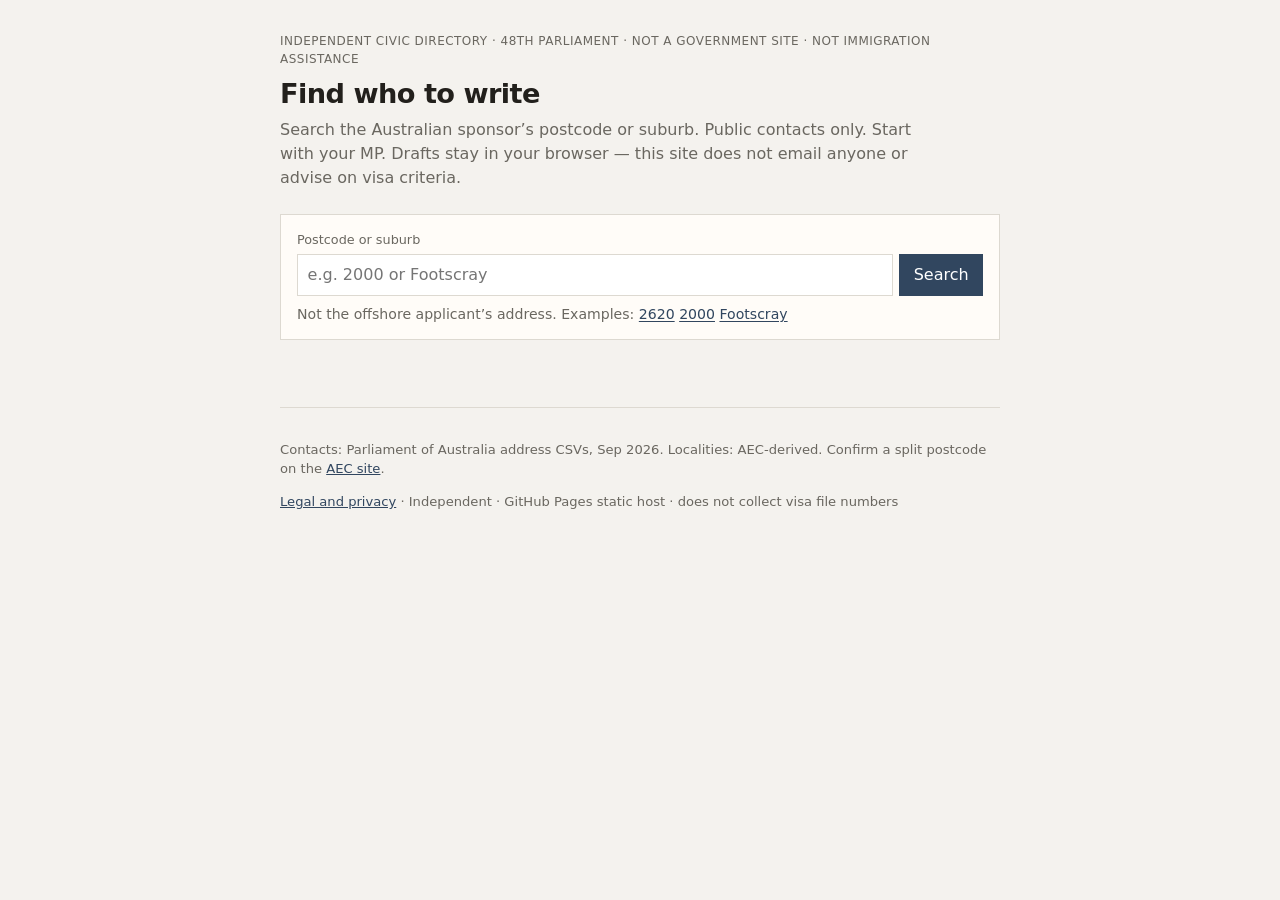
<file: index.html>
<!DOCTYPE html>
<html lang="en-AU">
<head>
  <meta charset="utf-8">
  <meta name="viewport" content="width=device-width, initial-scale=1">
  <meta name="referrer" content="strict-origin-when-cross-origin">
  <meta http-equiv="Content-Security-Policy" content="default-src 'self'; img-src 'self' data:; style-src 'self'; script-src 'self'; font-src 'self'; base-uri 'self'; form-action 'self'">
  <title>Find who to write</title>
  <meta name="description" content="Independent civic directory: Australian postcode or suburb to public federal contacts. You copy a draft and send it yourself. Not a government site. Not immigration assistance.">
  <link rel="stylesheet" href="styles.css">
</head>
<body>
  <a class="skip" href="#q">Skip to search</a>

  <header class="top">
    <p class="kicker">Independent civic directory · 48th Parliament · not a government site · not immigration assistance</p>
    <h1>Find who to write</h1>
    <p class="lede">Search the Australian sponsor’s postcode or suburb. Public contacts only. Start with your MP. Drafts stay in your browser — this site does not email anyone or advise on visa criteria.</p>
  </header>

  <main>
    <form id="search-form" class="search" role="search" autocomplete="off">
      <label for="q">Postcode or suburb</label>
      <div class="row">
        <input id="q" name="q" type="search" placeholder="e.g. 2000 or Footscray" maxlength="48" aria-describedby="hint">
        <button type="submit">Search</button>
      </div>
      <p id="hint">Not the offshore applicant’s address. Examples:
        <button type="button" class="ex" data-q="2620">2620</button>
        <button type="button" class="ex" data-q="2000">2000</button>
        <button type="button" class="ex" data-q="Footscray">Footscray</button>
      </p>
      <ul id="suggest" class="suggest" hidden></ul>
    </form>

    <p id="status" class="status" role="status"></p>
    <div id="results" hidden></div>
  </main>

  <aside class="letter" id="letter" hidden>
    <div class="letter-inner">
      <div class="letter-head">
        <h2>Email draft</h2>
        <button type="button" class="close" id="letter-close">Close</button>
      </div>
      <p class="to" id="letter-to"></p>

      <label for="tpl">Which draft</label>
      <select id="tpl">
        <option value="first">First email to your MP</option>
        <option value="followup">Follow-up after they replied</option>
        <option value="chamber">Ask them to raise it in Parliament</option>
        <option value="family">Family life and visitor visa</option>
      </select>
      <p class="tpl-hint" id="tpl-hint"></p>

      <fieldset class="impact">
        <legend>I am</legend>
        <label><input type="radio" name="sponsor" value="citizen" checked> Australian citizen</label>
        <label><input type="radio" name="sponsor" value="pr"> Permanent resident</label>
      </fieldset>

      <div class="fields">
        <label>Your name <input id="sender" autocomplete="name"></label>
        <label>Lodged <input id="lodged" placeholder="optional"></label>
        <label>Home Affairs ref. <input id="href" placeholder="optional"></label>
      </div>
      <fieldset class="impact">
        <legend>What is true — tick only those</legend>
        <label><input type="checkbox" name="impact" value="together"> Cannot live in one home</label>
        <label><input type="checkbox" name="impact" value="visitor"> Partner also blocked from a visitor visa</label>
        <label><input type="checkbox" name="impact" value="housing"> Buying or renting on hold</label>
        <label><input type="checkbox" name="impact" value="col"> Two households in this cost of living</label>
        <label><input type="checkbox" name="impact" value="thirties"> 30s — peers buying homes / planning kids</label>
        <label><input type="checkbox" name="impact" value="work"> Work or study on hold</label>
        <label><input type="checkbox" name="impact" value="children"> Decisions about children</label>
        <label><input type="checkbox" name="impact" value="health"> Strain on wellbeing</label>
      </fieldset>

      <p class="subj-row">
        <span class="subj-label">Subject</span>
        <code id="subject-line"></code>
        <button type="button" id="copy-subject">Copy subject</button>
      </p>

      <label for="preview">Edit before you copy — nothing is sent from this page</label>
      <textarea id="preview" rows="18"></textarea>

      <div class="letter-actions">
        <button type="button" id="copy-letter">Copy body</button>
        <a id="aph-link" href="#" target="_blank" rel="noopener">APH contact form</a>
        <a id="aph-profile" href="#" target="_blank" rel="noopener">APH profile</a>
      </div>
      <p class="fine">You send this. If APH says the contact form is disabled for that member, use their profile page or the electorate phone. This site does not write to Parliament for you and is not immigration assistance. <a href="legal.html">Legal and privacy</a></p>
    </div>
  </aside>

  <footer>
    <p>Contacts: Parliament of Australia address CSVs, Sep 2026. Localities: AEC-derived. Confirm a split postcode on the <a href="https://electorate.aec.gov.au/" rel="noopener">AEC site</a>.</p>
    <p class="links"><a href="legal.html">Legal and privacy</a> · Independent · GitHub Pages static host · does not collect visa file numbers</p>
  </footer>
  <script src="app.js" type="module"></script>
</body>
</html>
</file>
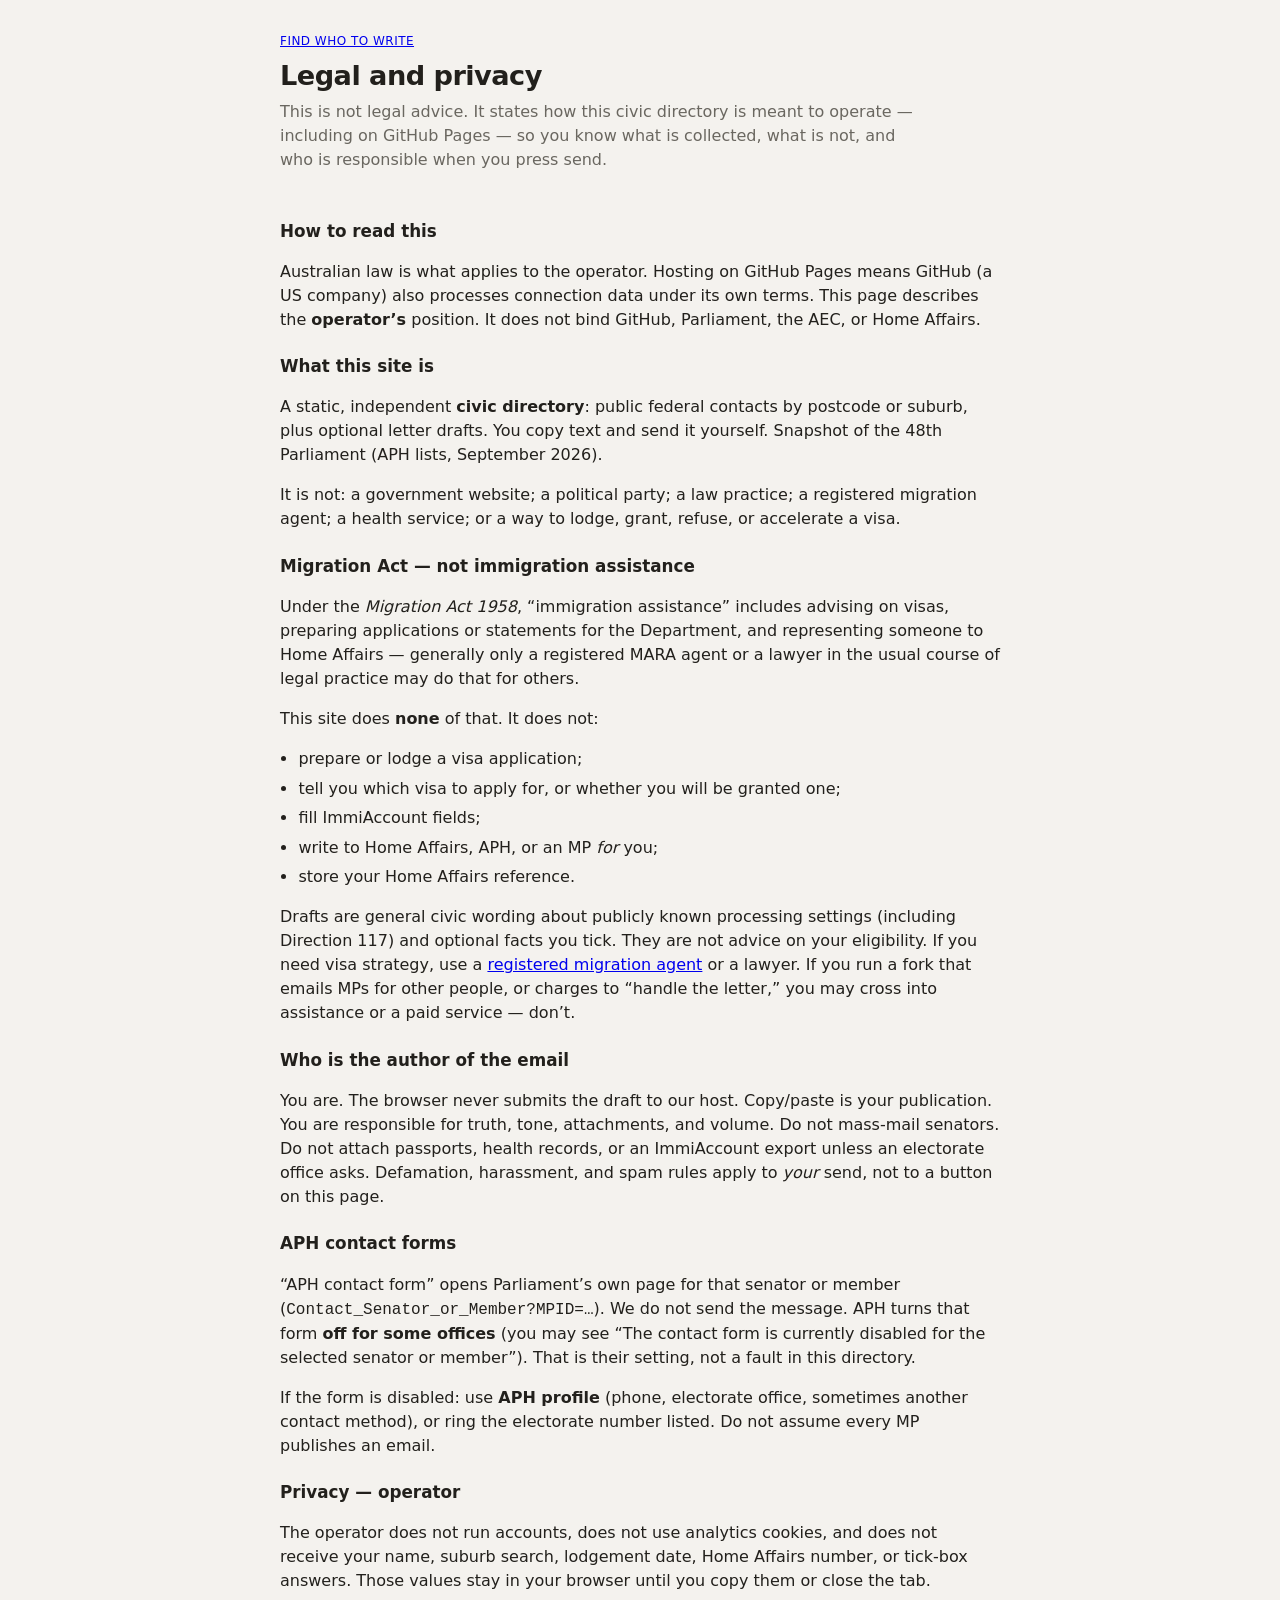
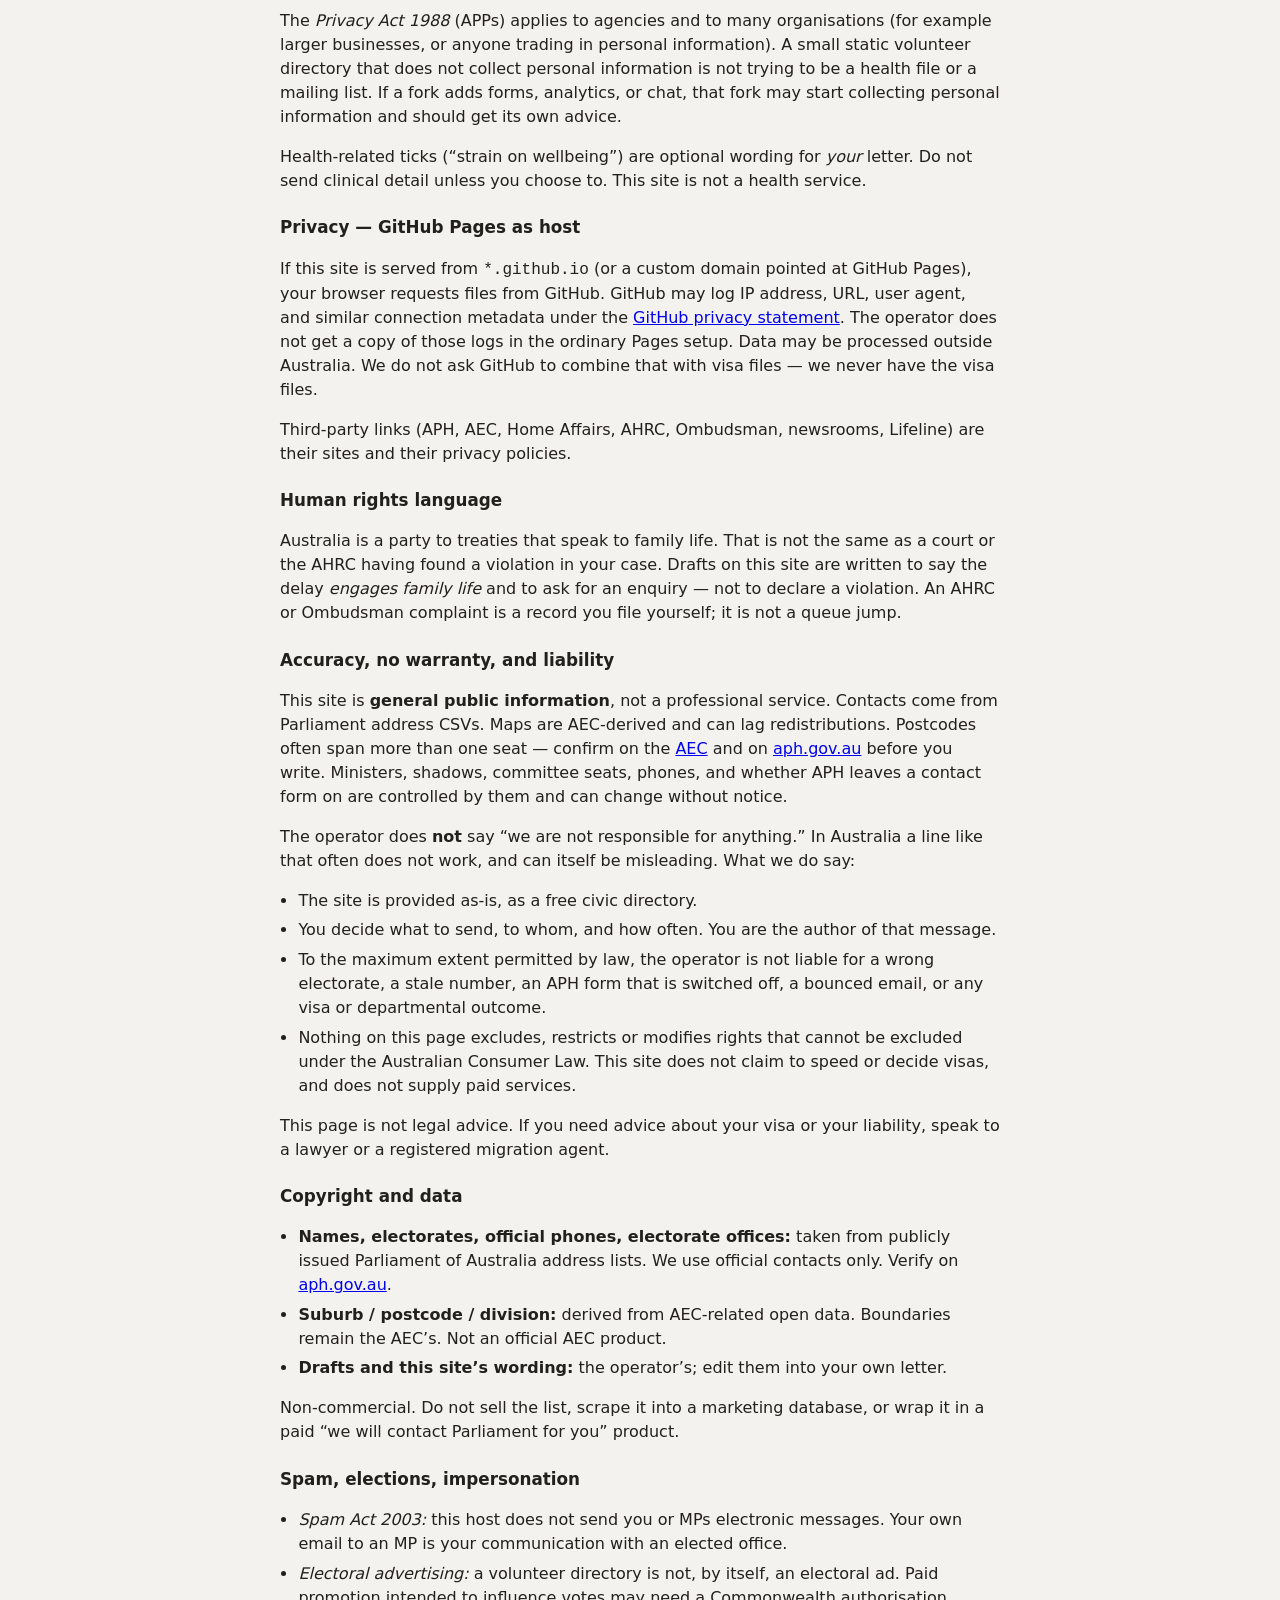
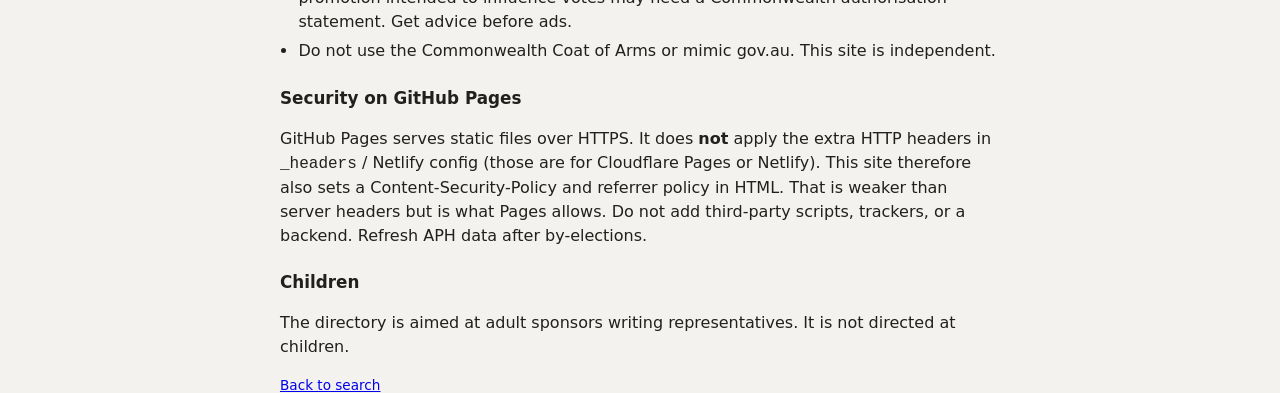
<file: legal.html>
<!DOCTYPE html>
<html lang="en-AU">
<head>
  <meta charset="utf-8">
  <meta name="viewport" content="width=device-width, initial-scale=1">
  <meta name="referrer" content="strict-origin-when-cross-origin">
  <meta http-equiv="Content-Security-Policy" content="default-src 'self'; img-src 'self' data:; style-src 'self'; script-src 'self'; font-src 'self'; base-uri 'self'; form-action 'self'">
  <title>Legal and privacy — Find who to write</title>
  <link rel="stylesheet" href="styles.css">
</head>
<body>
  <header class="top">
    <p class="kicker"><a href="index.html">Find who to write</a></p>
    <h1>Legal and privacy</h1>
    <p class="lede">This is not legal advice. It states how this civic directory is meant to operate — including on GitHub Pages — so you know what is collected, what is not, and who is responsible when you press send.</p>
  </header>
  <main class="legal">
    <h2>How to read this</h2>
    <p>Australian law is what applies to the operator. Hosting on GitHub Pages means GitHub (a US company) also processes connection data under its own terms. This page describes the <strong>operator’s</strong> position. It does not bind GitHub, Parliament, the AEC, or Home Affairs.</p>

    <h2>What this site is</h2>
    <p>A static, independent <strong>civic directory</strong>: public federal contacts by postcode or suburb, plus optional letter drafts. You copy text and send it yourself. Snapshot of the 48th Parliament (APH lists, September 2026).</p>
    <p>It is not: a government website; a political party; a law practice; a registered migration agent; a health service; or a way to lodge, grant, refuse, or accelerate a visa.</p>

    <h2>Migration Act — not immigration assistance</h2>
    <p>Under the <em>Migration Act 1958</em>, “immigration assistance” includes advising on visas, preparing applications or statements for the Department, and representing someone to Home Affairs — generally only a registered MARA agent or a lawyer in the usual course of legal practice may do that for others.</p>
    <p>This site does <strong>none</strong> of that. It does not:</p>
    <ul>
      <li>prepare or lodge a visa application;</li>
      <li>tell you which visa to apply for, or whether you will be granted one;</li>
      <li>fill ImmiAccount fields;</li>
      <li>write to Home Affairs, APH, or an MP <em>for</em> you;</li>
      <li>store your Home Affairs reference.</li>
    </ul>
    <p>Drafts are general civic wording about publicly known processing settings (including Direction 117) and optional facts you tick. They are not advice on your eligibility. If you need visa strategy, use a <a href="https://portal.mara.gov.au/find-an-agent/">registered migration agent</a> or a lawyer. If you run a fork that emails MPs for other people, or charges to “handle the letter,” you may cross into assistance or a paid service — don’t.</p>

    <h2>Who is the author of the email</h2>
    <p>You are. The browser never submits the draft to our host. Copy/paste is your publication. You are responsible for truth, tone, attachments, and volume. Do not mass-mail senators. Do not attach passports, health records, or an ImmiAccount export unless an electorate office asks. Defamation, harassment, and spam rules apply to <em>your</em> send, not to a button on this page.</p>

    <h2>APH contact forms</h2>
    <p>“APH contact form” opens Parliament’s own page for that senator or member (<code>Contact_Senator_or_Member?MPID=…</code>). We do not send the message. APH turns that form <strong>off for some offices</strong> (you may see “The contact form is currently disabled for the selected senator or member”). That is their setting, not a fault in this directory.</p>
    <p>If the form is disabled: use <strong>APH profile</strong> (phone, electorate office, sometimes another contact method), or ring the electorate number listed. Do not assume every MP publishes an email.</p>

    <h2>Privacy — operator</h2>
    <p>The operator does not run accounts, does not use analytics cookies, and does not receive your name, suburb search, lodgement date, Home Affairs number, or tick-box answers. Those values stay in your browser until you copy them or close the tab.</p>
    <p>The <em>Privacy Act 1988</em> (APPs) applies to agencies and to many organisations (for example larger businesses, or anyone trading in personal information). A small static volunteer directory that does not collect personal information is not trying to be a health file or a mailing list. If a fork adds forms, analytics, or chat, that fork may start collecting personal information and should get its own advice.</p>
    <p>Health-related ticks (“strain on wellbeing”) are optional wording for <em>your</em> letter. Do not send clinical detail unless you choose to. This site is not a health service.</p>

    <h2>Privacy — GitHub Pages as host</h2>
    <p>If this site is served from <code>*.github.io</code> (or a custom domain pointed at GitHub Pages), your browser requests files from GitHub. GitHub may log IP address, URL, user agent, and similar connection metadata under the <a href="https://docs.github.com/en/site-policy/privacy-policies/github-general-privacy-statement">GitHub privacy statement</a>. The operator does not get a copy of those logs in the ordinary Pages setup. Data may be processed outside Australia. We do not ask GitHub to combine that with visa files — we never have the visa files.</p>
    <p>Third-party links (APH, AEC, Home Affairs, AHRC, Ombudsman, newsrooms, Lifeline) are their sites and their privacy policies.</p>

    <h2>Human rights language</h2>
    <p>Australia is a party to treaties that speak to family life. That is not the same as a court or the AHRC having found a violation in your case. Drafts on this site are written to say the delay <em>engages family life</em> and to ask for an enquiry — not to declare a violation. An AHRC or Ombudsman complaint is a record you file yourself; it is not a queue jump.</p>

    <h2>Accuracy, no warranty, and liability</h2>
    <p>This site is <strong>general public information</strong>, not a professional service. Contacts come from Parliament address CSVs. Maps are AEC-derived and can lag redistributions. Postcodes often span more than one seat — confirm on the <a href="https://electorate.aec.gov.au/">AEC</a> and on <a href="https://www.aph.gov.au/">aph.gov.au</a> before you write. Ministers, shadows, committee seats, phones, and whether APH leaves a contact form on are controlled by them and can change without notice.</p>
    <p>The operator does <strong>not</strong> say “we are not responsible for anything.” In Australia a line like that often does not work, and can itself be misleading. What we do say:</p>
    <ul>
      <li>The site is provided as-is, as a free civic directory.</li>
      <li>You decide what to send, to whom, and how often. You are the author of that message.</li>
      <li>To the maximum extent permitted by law, the operator is not liable for a wrong electorate, a stale number, an APH form that is switched off, a bounced email, or any visa or departmental outcome.</li>
      <li>Nothing on this page excludes, restricts or modifies rights that cannot be excluded under the Australian Consumer Law. This site does not claim to speed or decide visas, and does not supply paid services.</li>
    </ul>
    <p>This page is not legal advice. If you need advice about your visa or your liability, speak to a lawyer or a registered migration agent.</p>

    <h2>Copyright and data</h2>
    <ul>
      <li><strong>Names, electorates, official phones, electorate offices:</strong> taken from publicly issued Parliament of Australia address lists. We use official contacts only. Verify on <a href="https://www.aph.gov.au/">aph.gov.au</a>.</li>
      <li><strong>Suburb / postcode / division:</strong> derived from AEC-related open data. Boundaries remain the AEC’s. Not an official AEC product.</li>
      <li><strong>Drafts and this site’s wording:</strong> the operator’s; edit them into your own letter.</li>
    </ul>
    <p>Non-commercial. Do not sell the list, scrape it into a marketing database, or wrap it in a paid “we will contact Parliament for you” product.</p>

    <h2>Spam, elections, impersonation</h2>
    <ul>
      <li><em>Spam Act 2003:</em> this host does not send you or MPs electronic messages. Your own email to an MP is your communication with an elected office.</li>
      <li><em>Electoral advertising:</em> a volunteer directory is not, by itself, an electoral ad. Paid promotion intended to influence votes may need a Commonwealth authorisation statement. Get advice before ads.</li>
      <li>Do not use the Commonwealth Coat of Arms or mimic gov.au. This site is independent.</li>
    </ul>

    <h2>Security on GitHub Pages</h2>
    <p>GitHub Pages serves static files over HTTPS. It does <strong>not</strong> apply the extra HTTP headers in <code>_headers</code> / Netlify config (those are for Cloudflare Pages or Netlify). This site therefore also sets a Content-Security-Policy and referrer policy in HTML. That is weaker than server headers but is what Pages allows. Do not add third-party scripts, trackers, or a backend. Refresh APH data after by-elections.</p>

    <h2>Children</h2>
    <p>The directory is aimed at adult sponsors writing representatives. It is not directed at children.</p>

    <p class="note"><a href="index.html">Back to search</a></p>
  </main>
</body>
</html>
</file>
<file: styles.css>
:root {
  --bg: #f4f2ee;
  --ink: #22201c;
  --muted: #6a6760;
  --line: #ddd9d1;
  --paper: #fffcf8;
  --navy: #31465f;
  --navy-ink: #24344a;
  --wash: #ece8e1;
  --focus: #31465f;
}

* { box-sizing: border-box; }
html { color-scheme: light; }
body {
  margin: 0;
  background: var(--bg);
  color: var(--ink);
  font: 16px/1.5 system-ui, "Segoe UI", Roboto, Helvetica, Arial, sans-serif;
}

.skip {
  position: absolute;
  left: -999px;
}
.skip:focus {
  left: 0.75rem;
  top: 0.75rem;
  background: var(--ink);
  color: #fff;
  padding: 0.4rem 0.6rem;
}

.top, main, footer {
  width: min(720px, calc(100% - 2rem));
  margin-left: auto;
  margin-right: auto;
}
.top { padding: 2rem 0 0.25rem; }
.kicker {
  margin: 0 0 0.6rem;
  font-size: 0.75rem;
  letter-spacing: 0.04em;
  text-transform: uppercase;
  color: var(--muted);
}
h1 {
  margin: 0 0 0.5rem;
  font-size: 1.7rem;
  font-weight: 650;
  letter-spacing: -0.02em;
  line-height: 1.2;
}
.lede {
  margin: 0 0 1.25rem;
  color: var(--muted);
  max-width: 40rem;
}

.search {
  background: var(--paper);
  border: 1px solid var(--line);
  padding: 0.9rem 1rem 0.85rem;
}
.search label[for="q"],
.letter-inner > label {
  display: block;
  font-size: 0.8rem;
  color: var(--muted);
  margin-bottom: 0.3rem;
}
.row { display: flex; gap: 0.4rem; }
#q, select, input, textarea {
  font: inherit;
  color: var(--ink);
  border: 1px solid var(--line);
  background: #fff;
  padding: 0.5rem 0.6rem;
}
#q { flex: 1; }
button {
  font: inherit;
  cursor: pointer;
}
.search button[type="submit"],
#copy-letter {
  background: var(--navy);
  color: #fff;
  border: 0;
  padding: 0.5rem 0.9rem;
}
.search button[type="submit"]:hover,
#copy-letter:hover { background: var(--navy-ink); }
#hint { margin: 0.55rem 0 0; font-size: 0.88rem; color: var(--muted); }
.ex {
  border: 0;
  background: none;
  padding: 0;
  color: var(--navy);
  text-decoration: underline;
  text-underline-offset: 2px;
}

.suggest {
  list-style: none;
  margin: 0.45rem 0 0;
  padding: 0.4rem 0 0;
  border-top: 1px solid var(--line);
}
.suggest button {
  width: 100%;
  text-align: left;
  background: none;
  border: 0;
  padding: 0.4rem 0;
  display: flex;
  justify-content: space-between;
  gap: 1rem;
}
.suggest button:hover { background: var(--wash); }
.suggest .meta { color: var(--muted); font-size: 0.85rem; }

.status { min-height: 1.25rem; color: var(--muted); font-size: 0.9rem; }
.warn {
  background: var(--wash);
  border-left: 3px solid var(--navy);
  padding: 0.65rem 0.75rem;
  margin: 0 0 0.9rem;
  font-size: 0.92rem;
}

.how {
  margin: 0 0 0.9rem;
  padding: 0;
  list-style: none;
  font-size: 0.92rem;
  color: var(--muted);
}
.how li { margin: 0.15rem 0; }
.how b { color: var(--ink); font-weight: 600; }

.filters {
  display: flex;
  flex-wrap: wrap;
  gap: 0.3rem;
  margin: 0 0 0.9rem;
}
.filters button {
  border: 1px solid var(--line);
  background: var(--paper);
  padding: 0.2rem 0.5rem;
  font-size: 0.85rem;
}
.filters button.on {
  border-color: var(--ink);
  background: var(--ink);
  color: #fff;
}

.tabs {
  display: flex;
  flex-wrap: wrap;
  gap: 0;
  border-bottom: 1px solid var(--line);
  margin: 0 0 1rem;
}
.tabs button {
  border: 0;
  background: none;
  padding: 0.5rem 0.7rem 0.45rem;
  color: var(--muted);
  border-bottom: 2px solid transparent;
  margin-bottom: -1px;
}
.tabs button.on {
  color: var(--ink);
  border-bottom-color: var(--ink);
}

.panel-note {
  font-size: 0.9rem;
  color: var(--muted);
  margin: 0 0 0.75rem;
}

.card {
  background: var(--paper);
  border: 1px solid var(--line);
  padding: 0.8rem 0.85rem 0.7rem;
  margin: 0 0 0.55rem;
}
.card h3 {
  margin: 0 0 0.1rem;
  font-size: 1.02rem;
  font-weight: 650;
}
.who { margin: 0 0 0.4rem; font-size: 0.88rem; color: var(--muted); }
.tags { display: flex; flex-wrap: wrap; gap: 0.25rem; margin: 0 0 0.45rem; }
.tag {
  font-size: 0.7rem;
  letter-spacing: 0.03em;
  text-transform: uppercase;
  color: var(--muted);
  border: 1px solid var(--line);
  padding: 0.08rem 0.32rem;
}
.office { margin: 0 0 0.5rem; font-size: 0.88rem; color: var(--muted); }
.actions { display: flex; flex-wrap: wrap; gap: 0.4rem; }
.actions a, .actions button {
  border: 1px solid var(--line);
  background: var(--paper);
  color: var(--ink);
  text-decoration: none;
  padding: 0.28rem 0.5rem;
  font-size: 0.88rem;
}
.actions button.primary,
.actions a.primary {
  background: var(--navy);
  border-color: var(--navy);
  color: #fff;
}

.other a, .pillar a { color: var(--navy); }
.other h3, .pillar h3 { margin: 0 0 0.2rem; font-size: 1rem; }
.pillar { margin-bottom: 0.7rem; }
.pillar .who { margin-bottom: 0.45rem; }
.pillar ul { margin: 0.3rem 0 0; padding-left: 1.1rem; }
.pillar li { margin: 0.25rem 0; }
.note { font-size: 0.85rem; color: var(--muted); margin: 0.45rem 0 0; }
.impact {
  border: 1px solid var(--line);
  margin: 0 0 0.8rem;
  padding: 0.5rem 0.65rem 0.55rem;
}
.impact legend { font-size: 0.78rem; color: var(--muted); padding: 0 0.2rem; }
.impact label { display: block; font-size: 0.88rem; margin: 0.2rem 0; }
.subj-row {
  display: flex;
  flex-wrap: wrap;
  align-items: center;
  gap: 0.4rem 0.6rem;
  margin: 0 0 0.75rem;
  font-size: 0.85rem;
}
.subj-label { color: var(--muted); }
#subject-line {
  font: inherit;
  font-size: 0.82rem;
  background: var(--wash);
  padding: 0.2rem 0.4rem;
  flex: 1;
}
#copy-subject {
  border: 1px solid var(--line);
  background: var(--paper);
  padding: 0.2rem 0.5rem;
}
.help-list { margin: 0.4rem 0 0; padding-left: 1.1rem; }
.help-list a { color: var(--navy); }

.letter {
  position: fixed;
  inset: 0;
  background: rgba(34, 32, 28, 0.35);
  z-index: 10;
  display: none;
  pointer-events: none;
  place-items: stretch end;
}
.letter.is-open {
  display: grid;
  pointer-events: auto;
}
.letter[hidden] { display: none !important; }
.letter-inner {
  width: min(560px, 100%);
  height: 100%;
  overflow: auto;
  background: var(--paper);
  padding: 1.1rem 1.15rem 1.5rem;
  border-left: 1px solid var(--line);
}
.letter-head {
  display: flex;
  justify-content: space-between;
  align-items: baseline;
  gap: 1rem;
}
.letter-inner h2 { margin: 0 0 0.2rem; font-size: 1.15rem; }
.letter .to { margin: 0 0 0.8rem; color: var(--muted); font-size: 0.9rem; }
.close {
  border: 0;
  background: none;
  color: var(--navy);
  text-decoration: underline;
  padding: 0;
}
#tpl { width: 100%; margin-bottom: 0.35rem; }
.tpl-hint { margin: 0 0 0.8rem; font-size: 0.85rem; color: var(--muted); }
.fields {
  display: grid;
  gap: 0.45rem;
  margin: 0 0 0.75rem;
}
.legal h2 { font-size: 1.05rem; margin: 1.4rem 0 0.4rem; }
.legal ul { padding-left: 1.15rem; }
.legal li { margin: 0.35rem 0; }
footer .links { margin-top: 0.4rem; }
@media (min-width: 560px) {
  .fields { grid-template-columns: 1fr 1fr 1fr; }
}
.fields label, .letter-inner > label[for="preview"] {
  font-size: 0.78rem;
  color: var(--muted);
  display: block;
}
.fields input, #preview { width: 100%; margin-top: 0.15rem; }
#preview { resize: vertical; min-height: 16rem; }
.letter-actions {
  display: flex;
  gap: 0.75rem;
  align-items: center;
  margin: 0.65rem 0 0.5rem;
}
.letter-actions a { color: var(--navy); }
.fine { color: var(--muted); font-size: 0.82rem; }

footer {
  border-top: 1px solid var(--line);
  padding: 1.2rem 0 2rem;
  margin-top: 2rem;
  color: var(--muted);
  font-size: 0.82rem;
}
footer a { color: var(--navy); }

:focus-visible {
  outline: 2px solid var(--focus);
  outline-offset: 2px;
}
</file>
